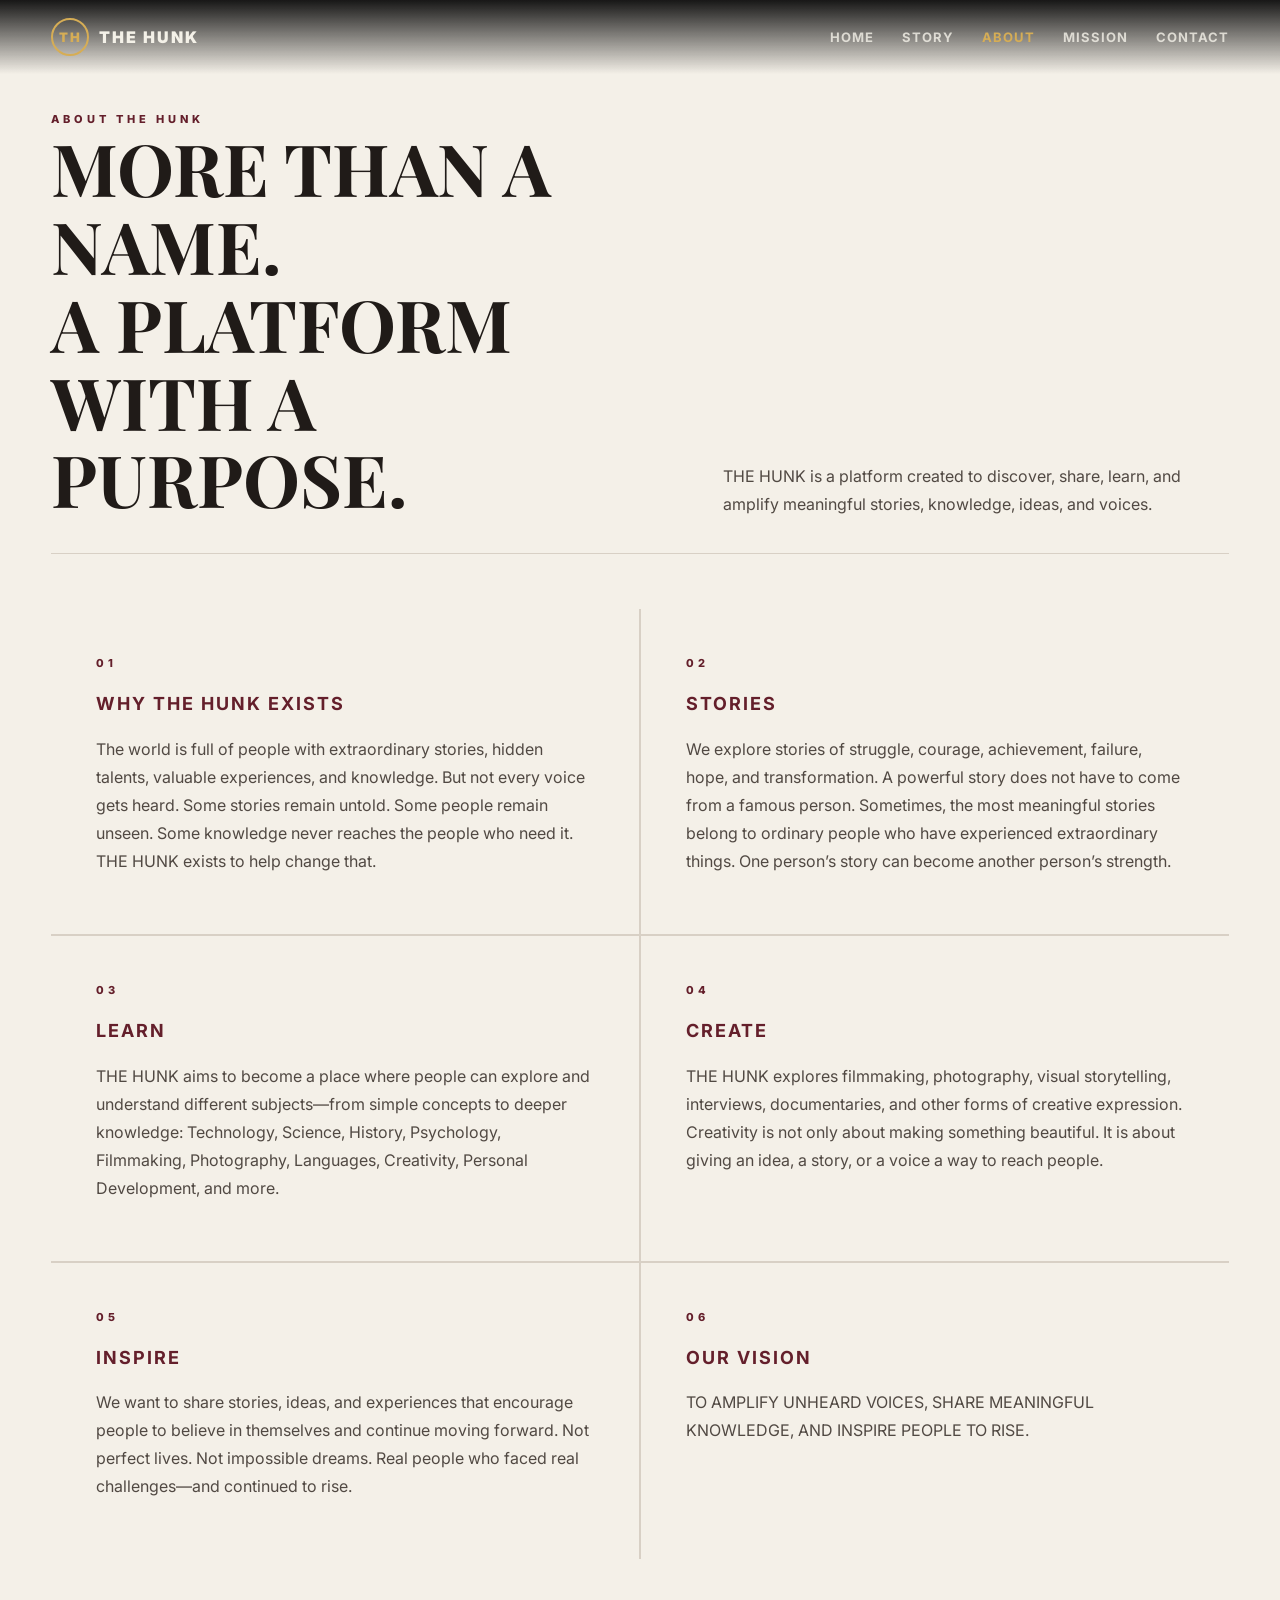
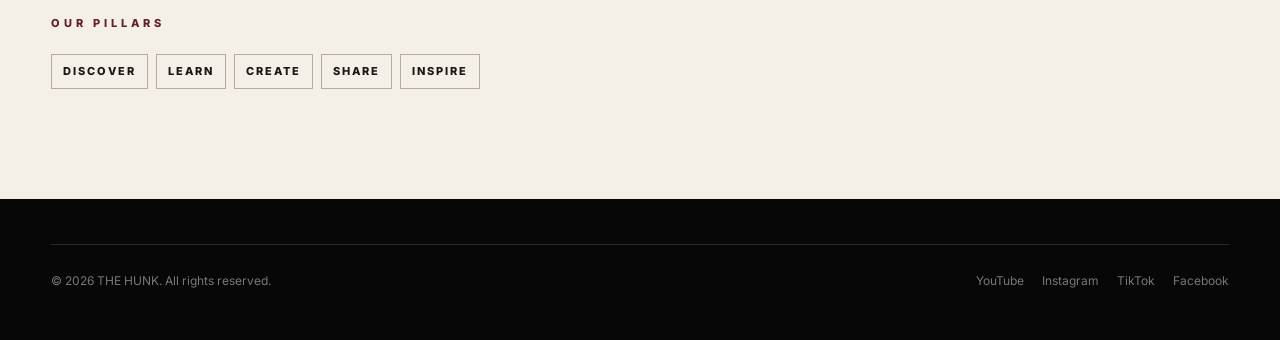
<file: about.html>
<!DOCTYPE html><html lang="en"><head><meta charset="UTF-8"><meta name="viewport" content="width=device-width, initial-scale=1.0"><title>About — THE HUNK</title><link rel="stylesheet" href="style.css"></head><body><nav id="nav"><div class="container nav-inner"><a class="brand" href="index.html"><span class="brand-mark">TH</span><span>THE HUNK</span></a><div class="links" id="links"><a class="" href="index.html">Home</a><a class="" href="story.html">Story</a><a class="active" href="about.html">About</a><a class="" href="mission.html">Mission</a><a class="" href="contact.html">Contact</a></div><button class="menu" id="menu">☰</button></div></nav><main class="about-page"><section class="page"><div class="container"><div class="section-head"><div><div class="eyebrow">About THE HUNK</div><h2>MORE THAN A NAME.<br>A PLATFORM WITH A PURPOSE.</h2></div><p class="lead">THE HUNK is a platform created to discover, share, learn, and amplify meaningful stories, knowledge, ideas, and voices.</p></div><div class="about-grid"><article class="about-section"><div class="eyebrow">01</div><h3>WHY THE HUNK EXISTS</h3><p>The world is full of people with extraordinary stories, hidden talents, valuable experiences, and knowledge. But not every voice gets heard. Some stories remain untold. Some people remain unseen. Some knowledge never reaches the people who need it. THE HUNK exists to help change that.</p></article><article class="about-section"><div class="eyebrow">02</div><h3>STORIES</h3><p>We explore stories of struggle, courage, achievement, failure, hope, and transformation. A powerful story does not have to come from a famous person. Sometimes, the most meaningful stories belong to ordinary people who have experienced extraordinary things. One person’s story can become another person’s strength.</p></article><article class="about-section"><div class="eyebrow">03</div><h3>LEARN</h3><p>THE HUNK aims to become a place where people can explore and understand different subjects—from simple concepts to deeper knowledge: Technology, Science, History, Psychology, Filmmaking, Photography, Languages, Creativity, Personal Development, and more.</p></article><article class="about-section"><div class="eyebrow">04</div><h3>CREATE</h3><p>THE HUNK explores filmmaking, photography, visual storytelling, interviews, documentaries, and other forms of creative expression. Creativity is not only about making something beautiful. It is about giving an idea, a story, or a voice a way to reach people.</p></article><article class="about-section"><div class="eyebrow">05</div><h3>INSPIRE</h3><p>We want to share stories, ideas, and experiences that encourage people to believe in themselves and continue moving forward. Not perfect lives. Not impossible dreams. Real people who faced real challenges—and continued to rise.</p></article><article class="about-section"><div class="eyebrow">06</div><h3>OUR VISION</h3><p>TO AMPLIFY UNHEARD VOICES, SHARE MEANINGFUL KNOWLEDGE, AND INSPIRE PEOPLE TO RISE.</p></article></div><div style="padding-top:55px"><div class="eyebrow">OUR PILLARS</div><div class="pillars"><span>DISCOVER</span><span>LEARN</span><span>CREATE</span><span>SHARE</span><span>INSPIRE</span></div></div></div></section></main><footer><div class="container footer-inner"><div>© 2026 THE HUNK. All rights reserved.</div><div class="socials"><a href="https://www.youtube.com/@TheHunkOfficial" target="_blank" rel="noopener noreferrer">YouTube</a><a href="https://www.instagram.com/thehunkofficialmedia" target="_blank" rel="noopener noreferrer">Instagram</a><a href="https://www.tiktok.com/@thehunkofficial" target="_blank" rel="noopener noreferrer">TikTok</a><a href="https://www.facebook.com/share/1EN5fAmtQ9/" target="_blank" rel="noopener noreferrer">Facebook</a></div></div></footer><script>const nav=document.getElementById('nav'),menu=document.getElementById('menu'),links=document.getElementById('links');window.addEventListener('scroll',()=>nav.classList.toggle('scrolled',scrollY>30));menu.addEventListener('click',()=>links.classList.toggle('open'));links.querySelectorAll('a').forEach(a=>a.addEventListener('click',()=>links.classList.remove('open')));</script></body></html>
</file>
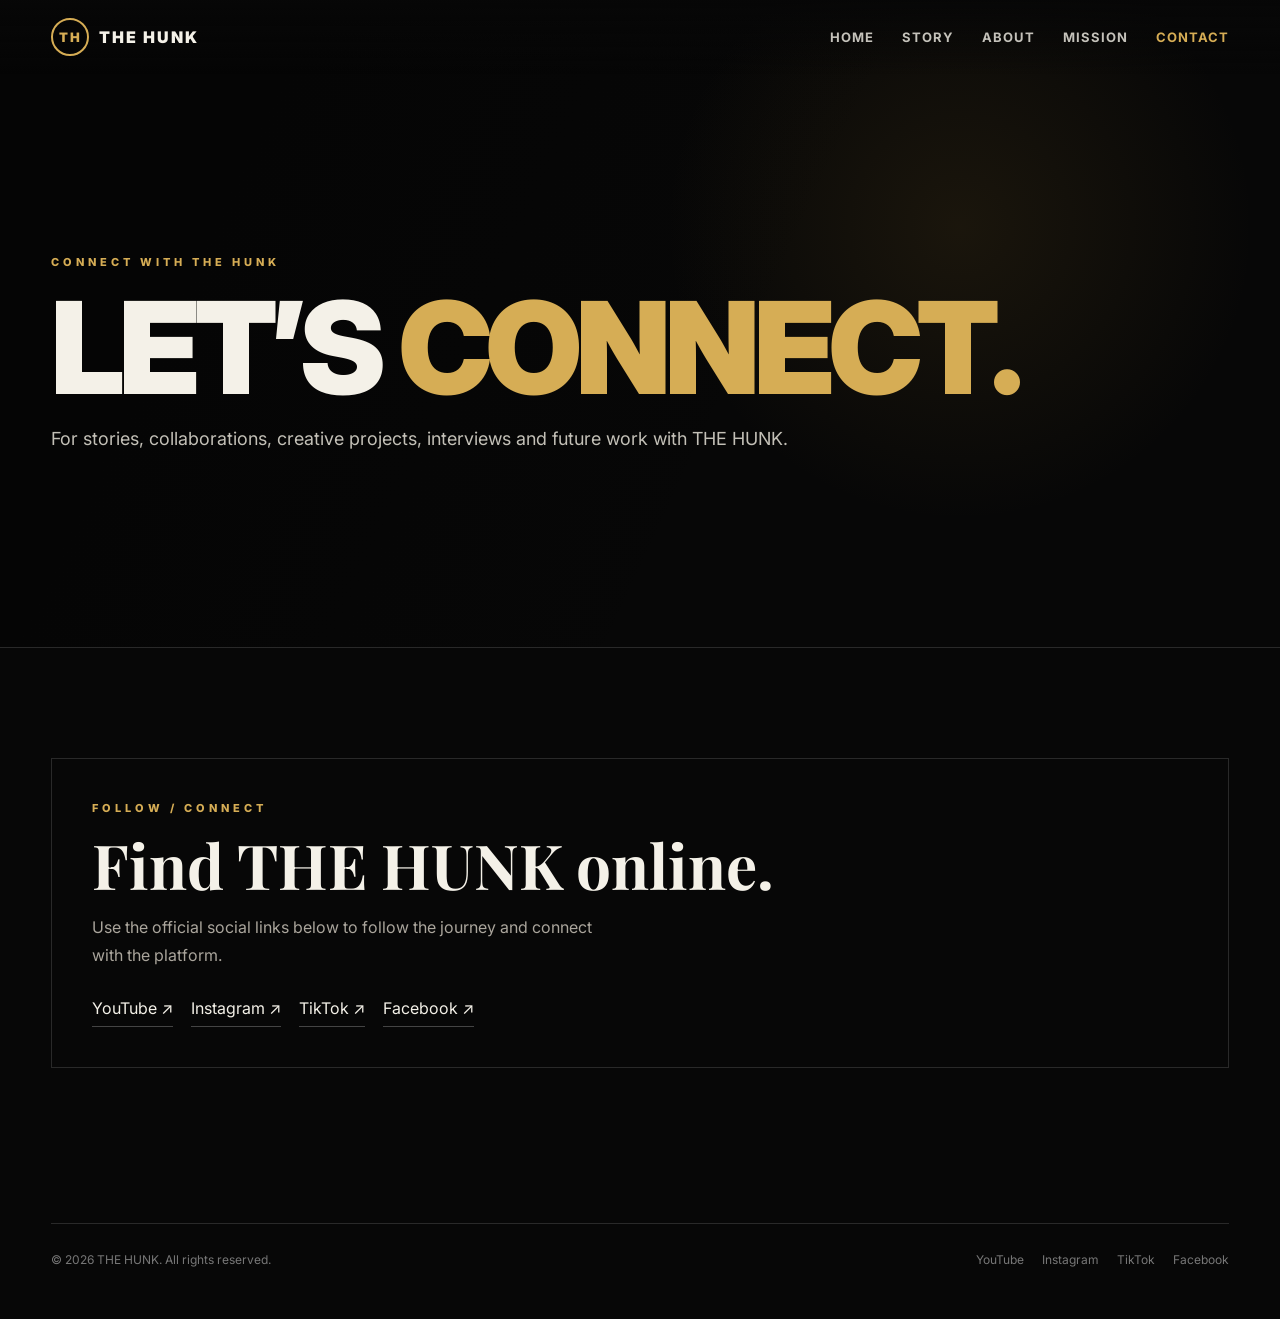
<file: contact.html>
<!DOCTYPE html><html lang="en"><head><meta charset="UTF-8"><meta name="viewport" content="width=device-width, initial-scale=1.0"><title>Contact — THE HUNK</title><link rel="stylesheet" href="style.css"></head><body><nav id="nav"><div class="container nav-inner"><a class="brand" href="index.html"><span class="brand-mark">TH</span><span>THE HUNK</span></a><div class="links" id="links"><a class="" href="index.html">Home</a><a class="" href="story.html">Story</a><a class="" href="about.html">About</a><a class="" href="mission.html">Mission</a><a class="active" href="contact.html">Contact</a></div><button class="menu" id="menu">☰</button></div></nav><main><section class="hero"><div class="container hero-content"><div class="kicker">Connect With THE HUNK</div><h1>LET’S <span>CONNECT.</span></h1><p class="hero-copy">For stories, collaborations, creative projects, interviews and future work with THE HUNK.</p></div></section><section class="page"><div class="container"><div class="contact-box"><div><div class="eyebrow">FOLLOW / CONNECT</div><h2 style="font-family:'Playfair Display',serif;font-size:clamp(36px,5vw,62px);margin:14px 0">Find THE HUNK online.</h2><p class="lead">Use the official social links below to follow the journey and connect with the platform.</p><div class="socials"><a href="https://www.youtube.com/@TheHunkOfficial" target="_blank" rel="noopener noreferrer">YouTube ↗</a><a href="https://www.instagram.com/thehunkofficialmedia" target="_blank" rel="noopener noreferrer">Instagram ↗</a><a href="https://www.tiktok.com/@thehunkofficial" target="_blank" rel="noopener noreferrer">TikTok ↗</a><a href="https://www.facebook.com/share/1EN5fAmtQ9/" target="_blank" rel="noopener noreferrer">Facebook ↗</a></div></div></div></div></section></main><footer><div class="container footer-inner"><div>© 2026 THE HUNK. All rights reserved.</div><div class="socials"><a href="https://www.youtube.com/@TheHunkOfficial" target="_blank" rel="noopener noreferrer">YouTube</a><a href="https://www.instagram.com/thehunkofficialmedia" target="_blank" rel="noopener noreferrer">Instagram</a><a href="https://www.tiktok.com/@thehunkofficial" target="_blank" rel="noopener noreferrer">TikTok</a><a href="https://www.facebook.com/share/1EN5fAmtQ9/" target="_blank" rel="noopener noreferrer">Facebook</a></div></div></footer><script>const nav=document.getElementById('nav'),menu=document.getElementById('menu'),links=document.getElementById('links');window.addEventListener('scroll',()=>nav.classList.toggle('scrolled',scrollY>30));menu.addEventListener('click',()=>links.classList.toggle('open'));links.querySelectorAll('a').forEach(a=>a.addEventListener('click',()=>links.classList.remove('open')));</script></body></html>
</file>
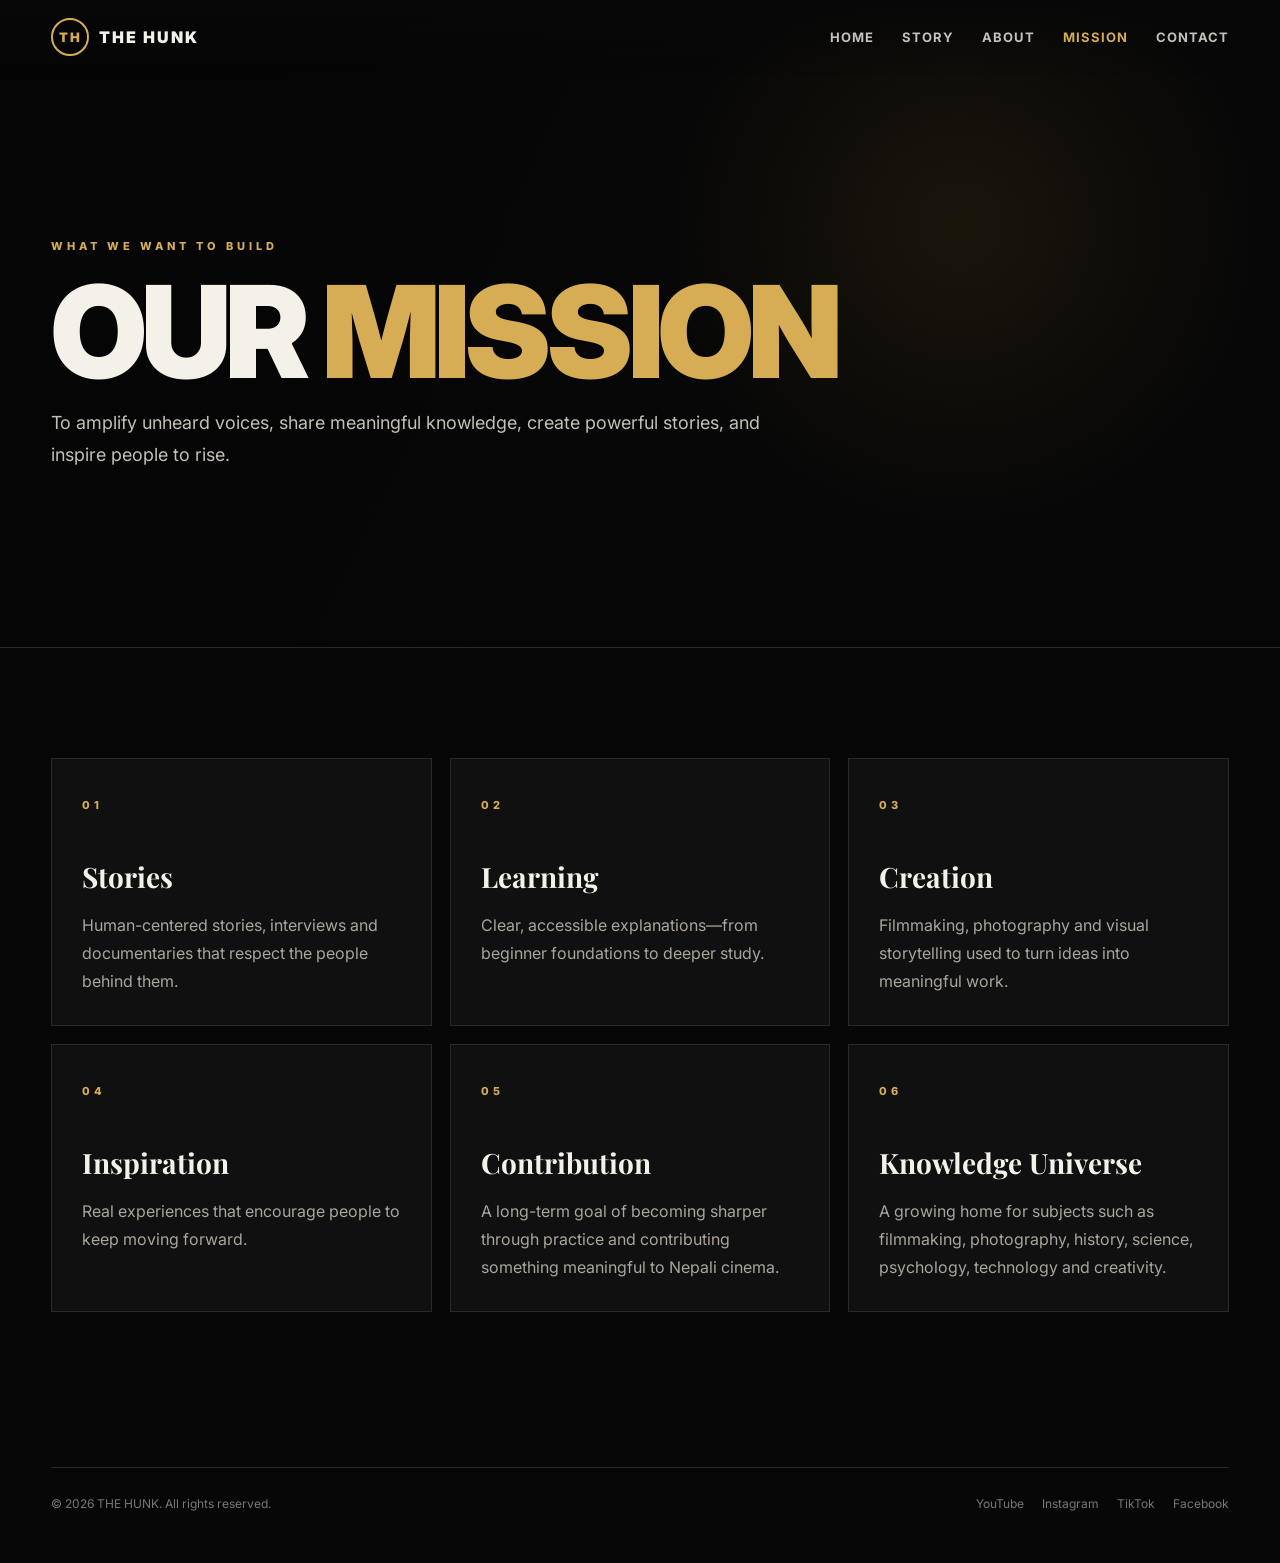
<file: mission.html>
<!DOCTYPE html><html lang="en"><head><meta charset="UTF-8"><meta name="viewport" content="width=device-width, initial-scale=1.0"><title>Mission — THE HUNK</title><link rel="stylesheet" href="style.css"></head><body><nav id="nav"><div class="container nav-inner"><a class="brand" href="index.html"><span class="brand-mark">TH</span><span>THE HUNK</span></a><div class="links" id="links"><a class="" href="index.html">Home</a><a class="" href="story.html">Story</a><a class="" href="about.html">About</a><a class="active" href="mission.html">Mission</a><a class="" href="contact.html">Contact</a></div><button class="menu" id="menu">☰</button></div></nav><main><section class="hero"><div class="container hero-content"><div class="kicker">What We Want To Build</div><h1>OUR <span>MISSION</span></h1><p class="hero-copy">To amplify unheard voices, share meaningful knowledge, create powerful stories, and inspire people to rise.</p></div></section><section class="page"><div class="container"><div class="grid"><article class="card"><span class="eyebrow">01</span><h3>Stories</h3><p>Human-centered stories, interviews and documentaries that respect the people behind them.</p></article><article class="card"><span class="eyebrow">02</span><h3>Learning</h3><p>Clear, accessible explanations—from beginner foundations to deeper study.</p></article><article class="card"><span class="eyebrow">03</span><h3>Creation</h3><p>Filmmaking, photography and visual storytelling used to turn ideas into meaningful work.</p></article><article class="card"><span class="eyebrow">04</span><h3>Inspiration</h3><p>Real experiences that encourage people to keep moving forward.</p></article><article class="card"><span class="eyebrow">05</span><h3>Contribution</h3><p>A long-term goal of becoming sharper through practice and contributing something meaningful to Nepali cinema.</p></article><article class="card"><span class="eyebrow">06</span><h3>Knowledge Universe</h3><p>A growing home for subjects such as filmmaking, photography, history, science, psychology, technology and creativity.</p></article></div></div></section></main><footer><div class="container footer-inner"><div>© 2026 THE HUNK. All rights reserved.</div><div class="socials"><a href="https://www.youtube.com/@TheHunkOfficial" target="_blank" rel="noopener noreferrer">YouTube</a><a href="https://www.instagram.com/thehunkofficialmedia" target="_blank" rel="noopener noreferrer">Instagram</a><a href="https://www.tiktok.com/@thehunkofficial" target="_blank" rel="noopener noreferrer">TikTok</a><a href="https://www.facebook.com/share/1EN5fAmtQ9/" target="_blank" rel="noopener noreferrer">Facebook</a></div></div></footer><script>const nav=document.getElementById('nav'),menu=document.getElementById('menu'),links=document.getElementById('links');window.addEventListener('scroll',()=>nav.classList.toggle('scrolled',scrollY>30));menu.addEventListener('click',()=>links.classList.toggle('open'));links.querySelectorAll('a').forEach(a=>a.addEventListener('click',()=>links.classList.remove('open')));</script></body></html>
</file>
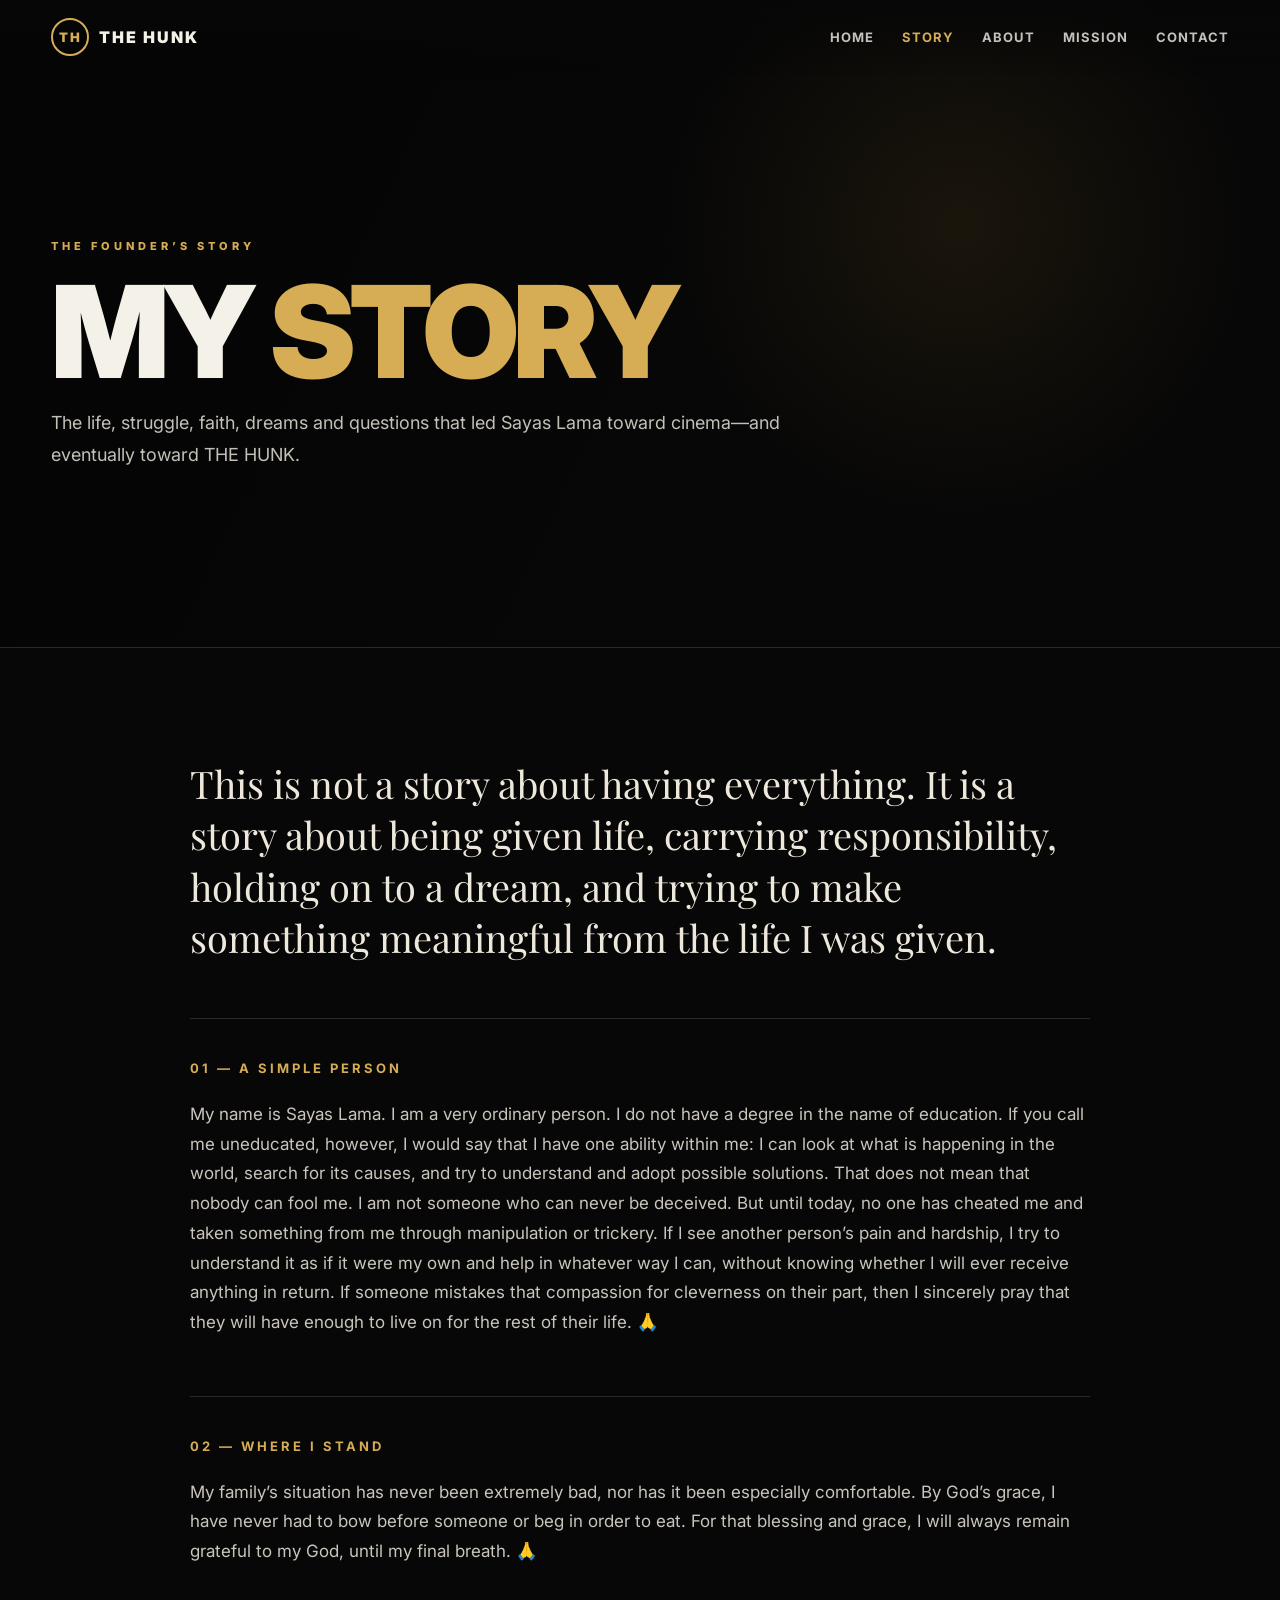
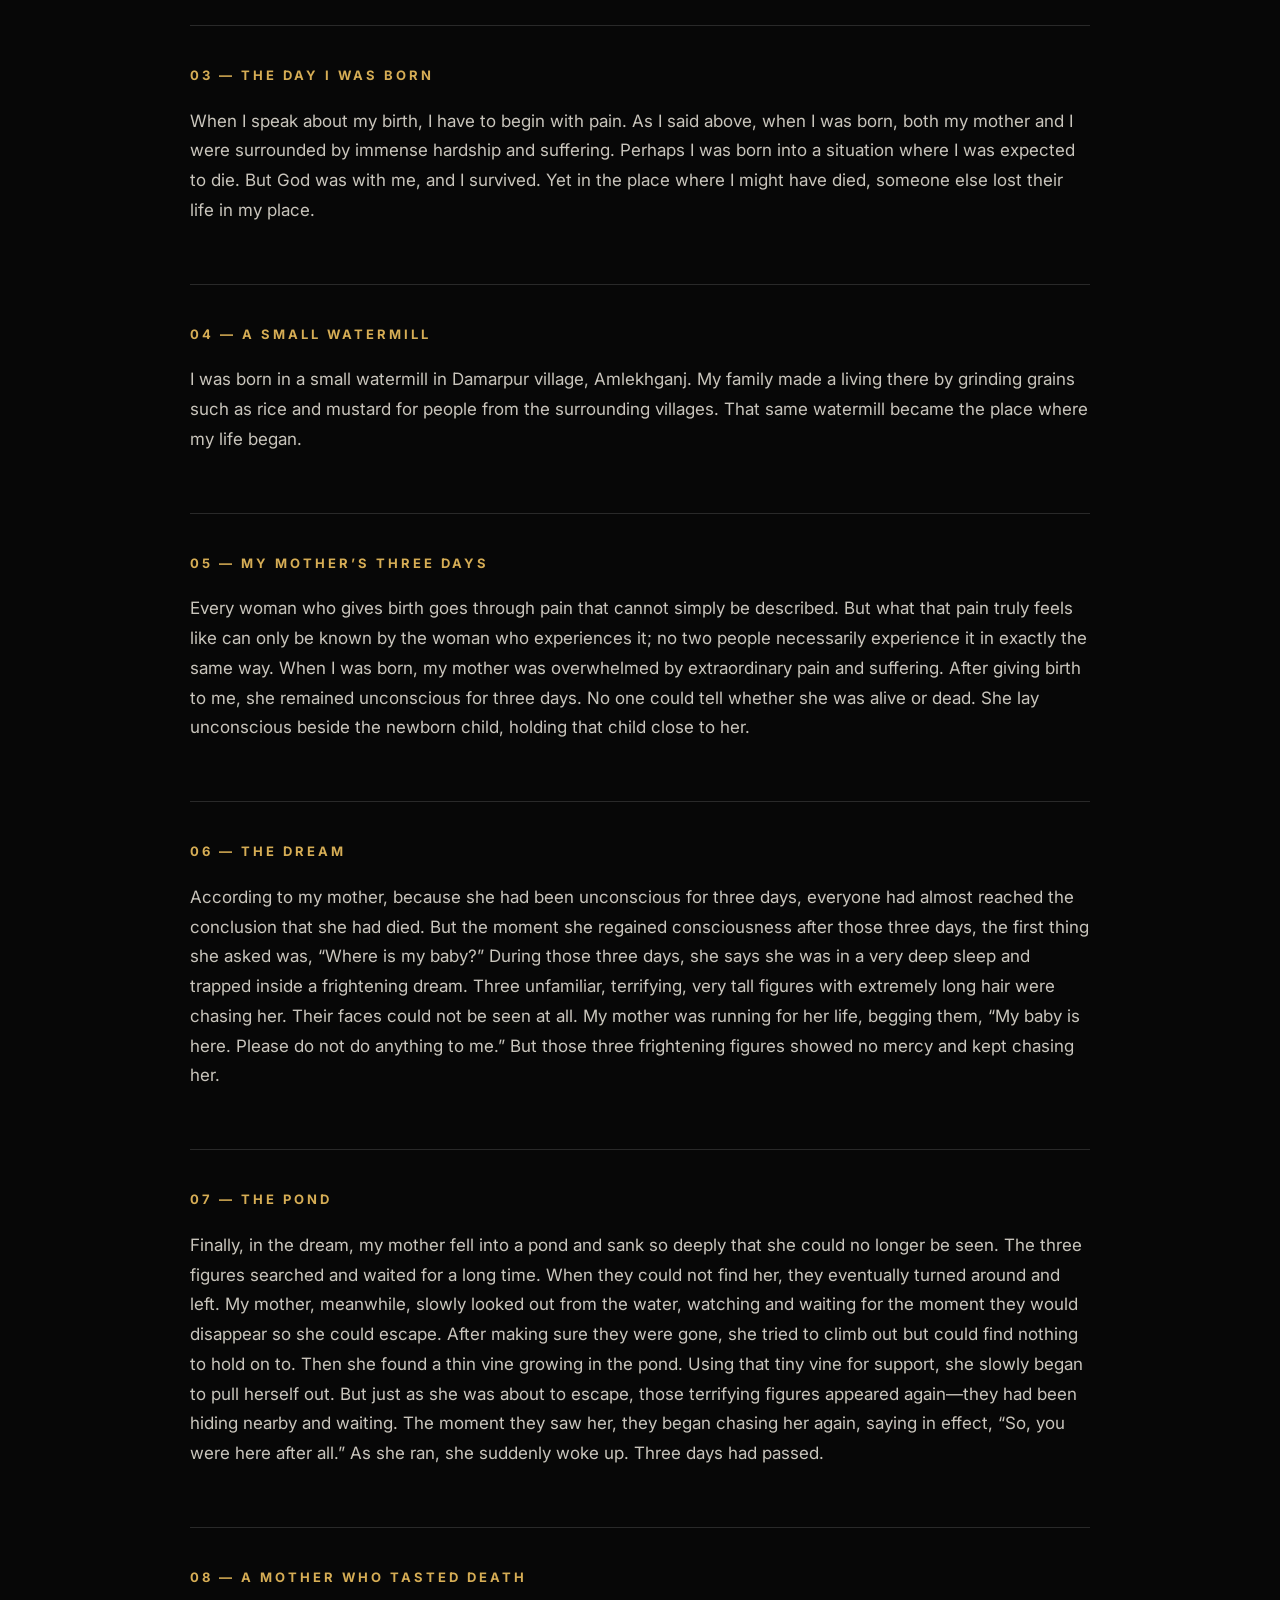
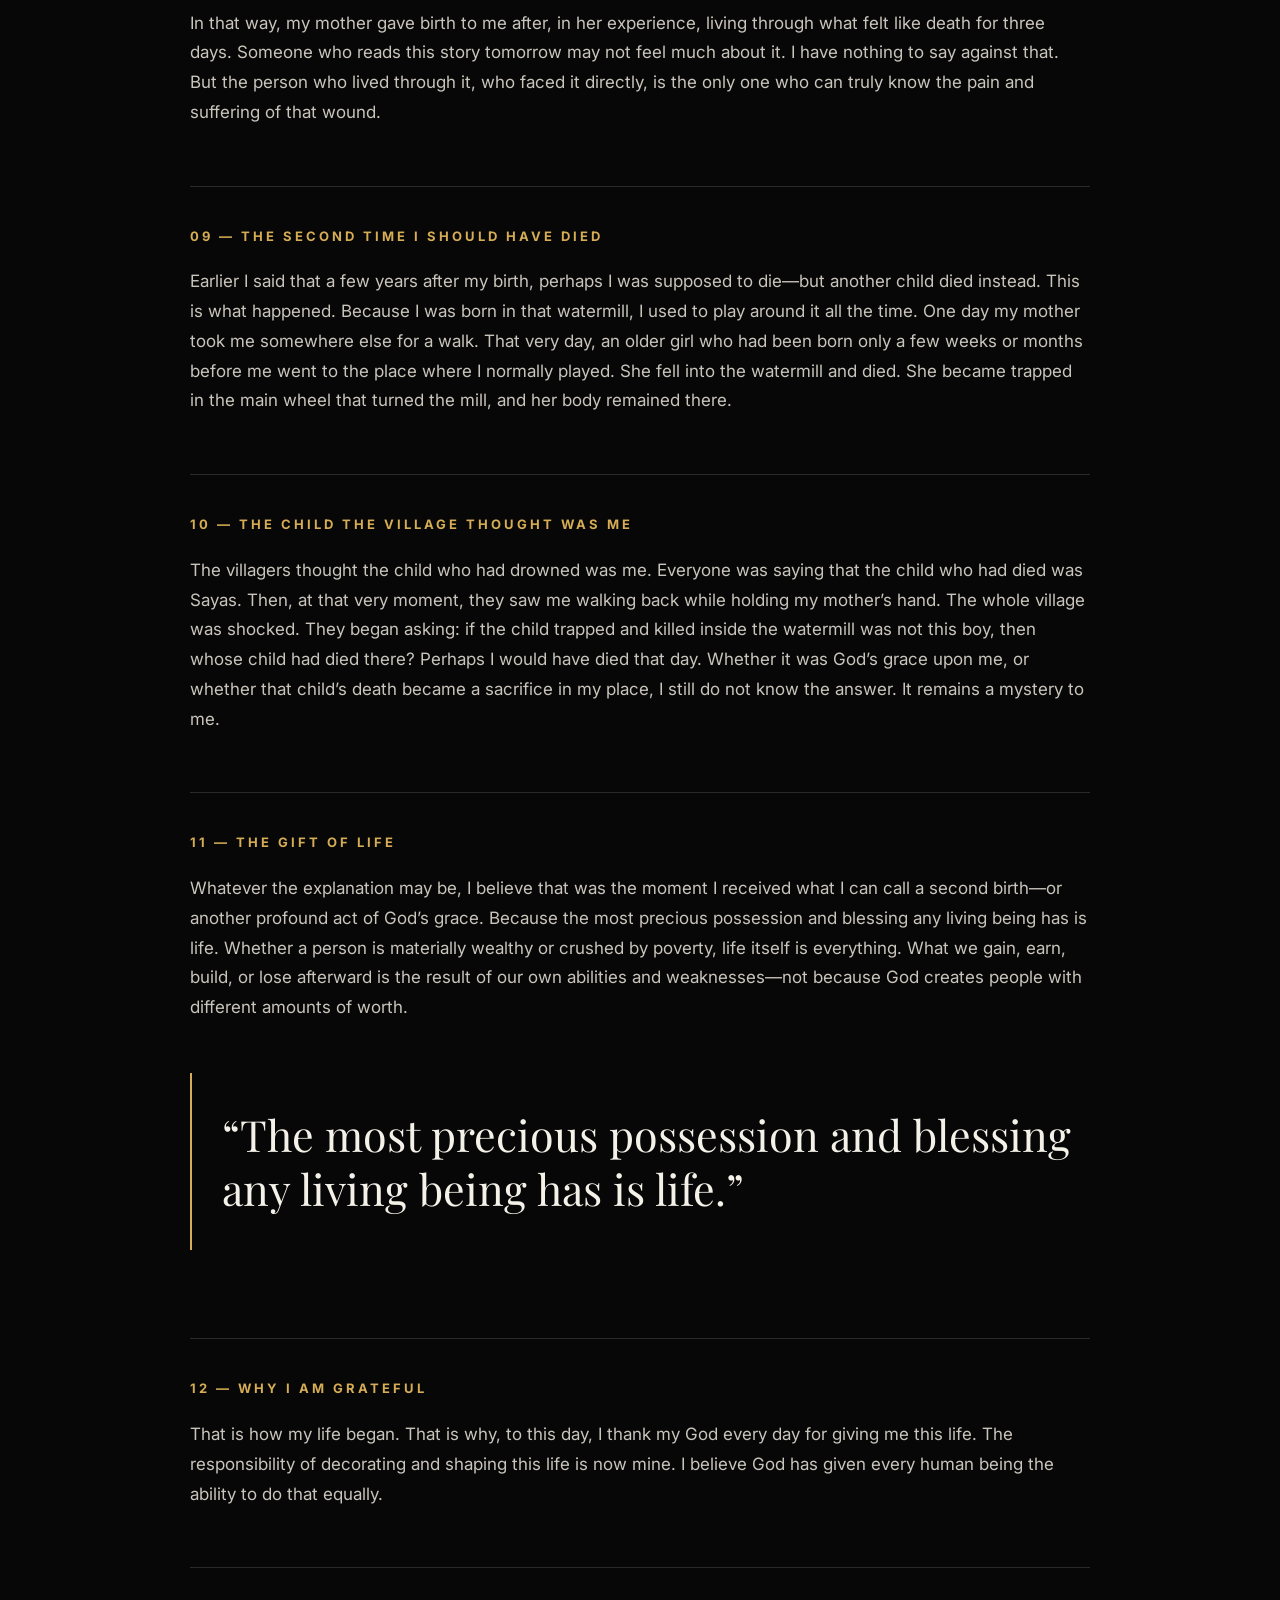
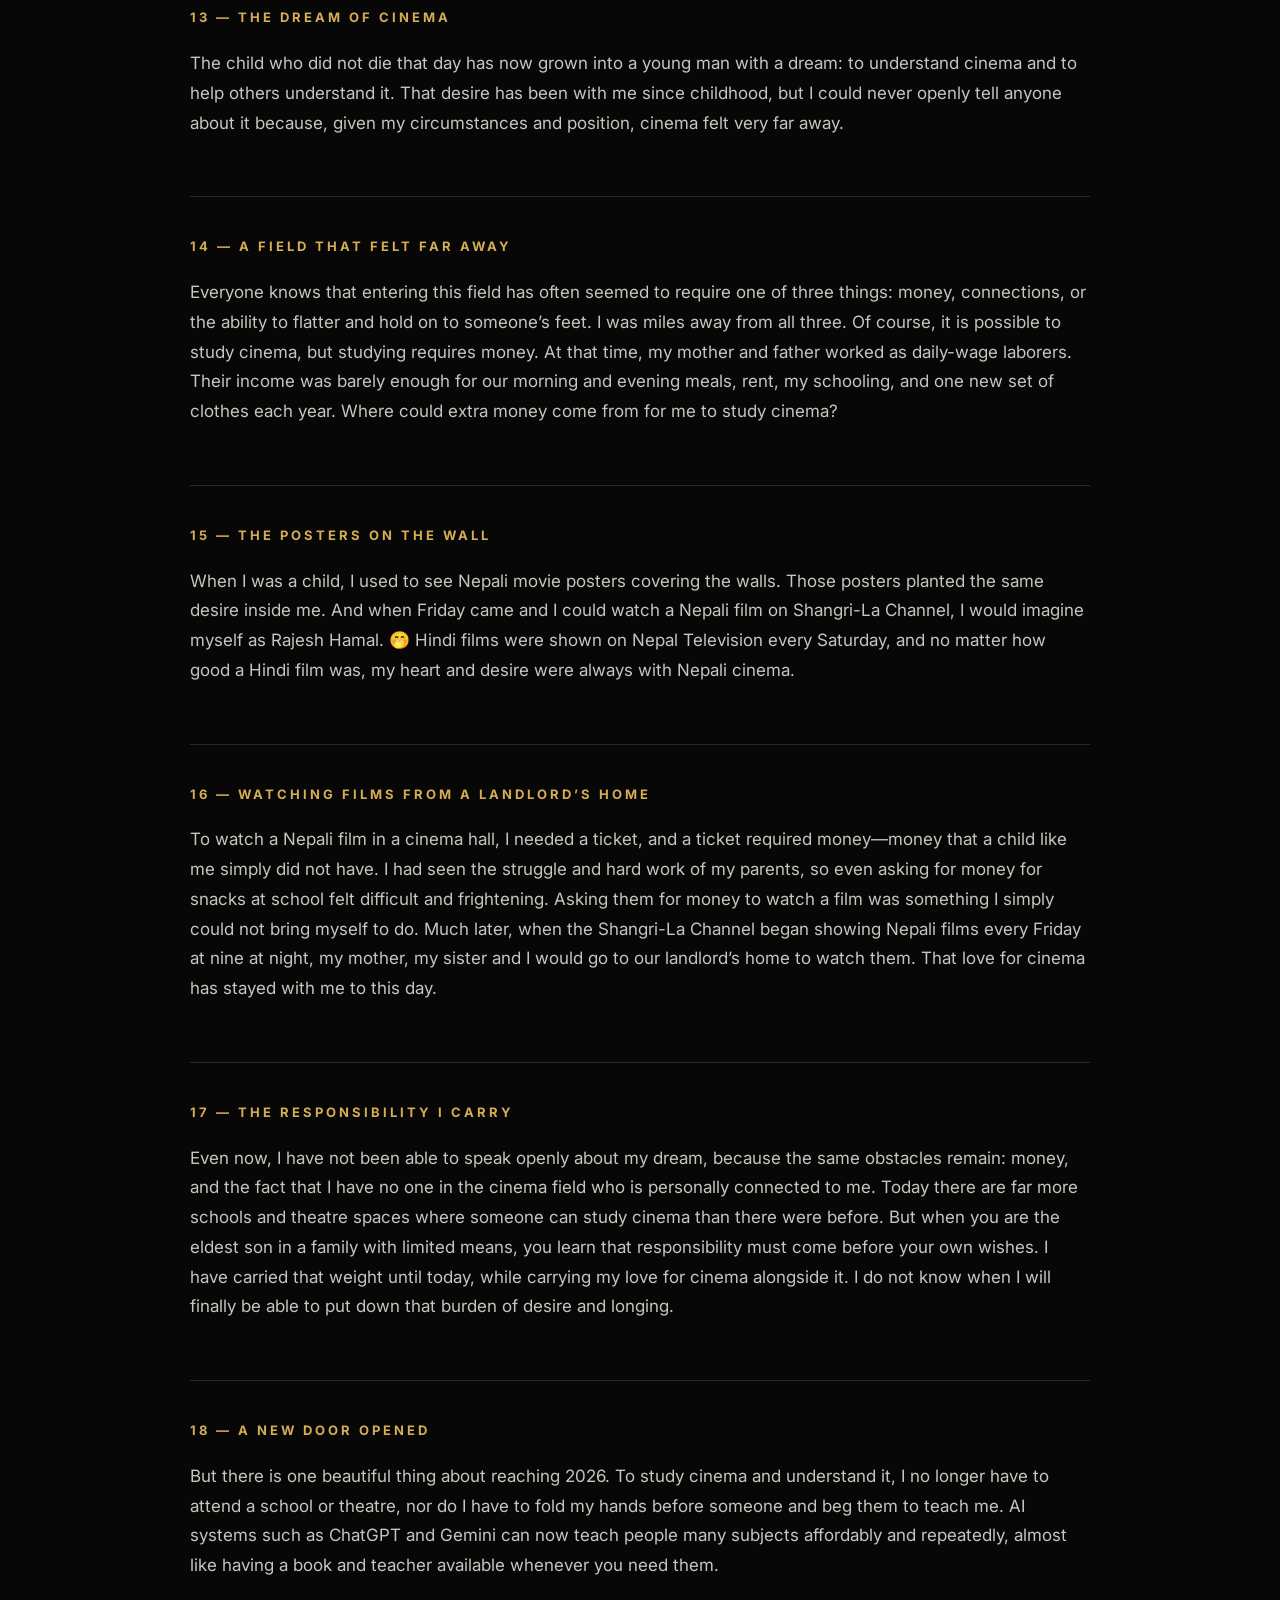
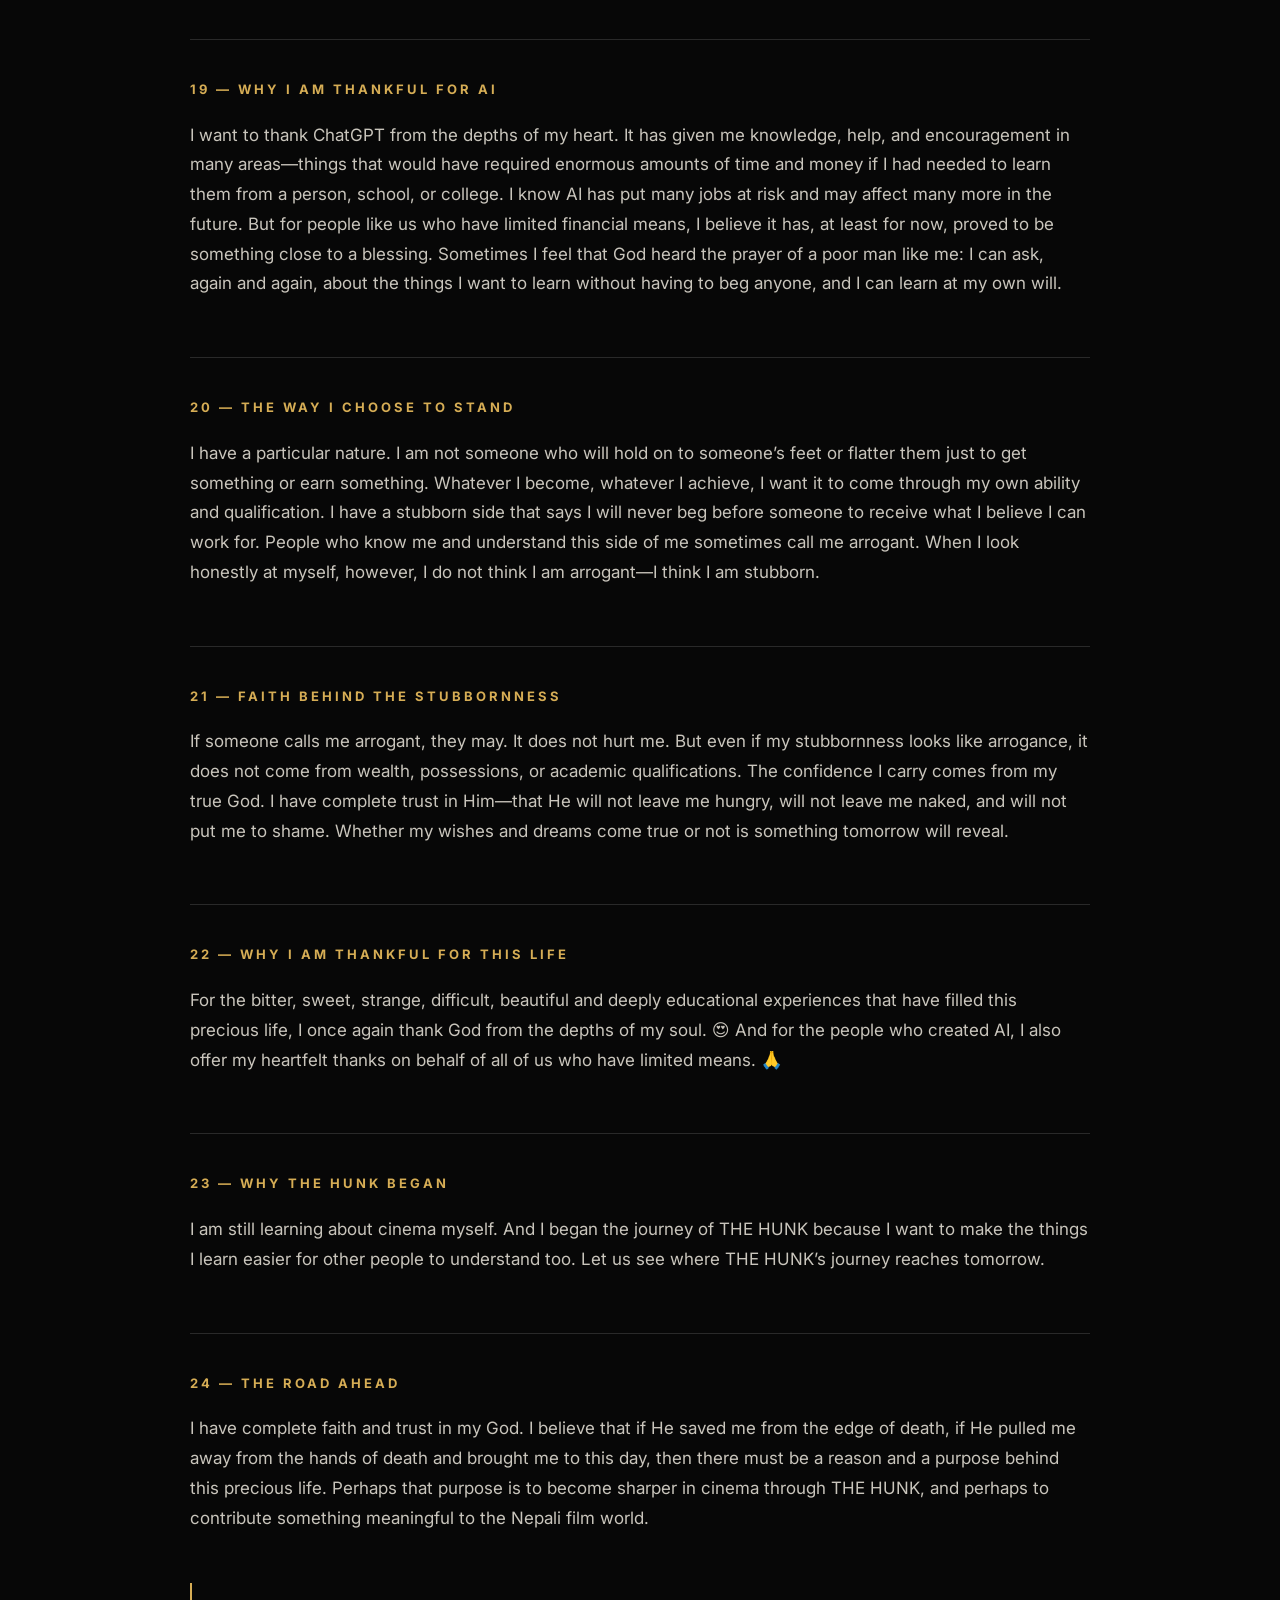
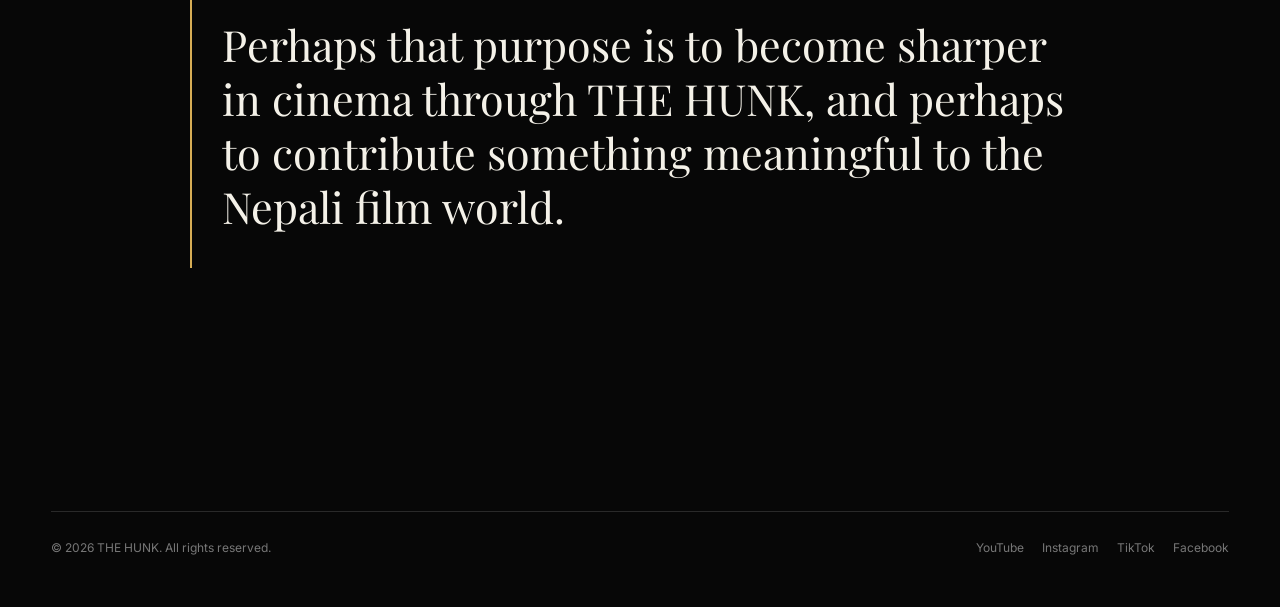
<file: story.html>
<!DOCTYPE html><html lang="en"><head><meta charset="UTF-8"><meta name="viewport" content="width=device-width, initial-scale=1.0"><title>My Story — THE HUNK</title><link rel="stylesheet" href="style.css"></head><body><nav id="nav"><div class="container nav-inner"><a class="brand" href="index.html"><span class="brand-mark">TH</span><span>THE HUNK</span></a><div class="links" id="links"><a class="" href="index.html">Home</a><a class="active" href="story.html">Story</a><a class="" href="about.html">About</a><a class="" href="mission.html">Mission</a><a class="" href="contact.html">Contact</a></div><button class="menu" id="menu">☰</button></div></nav><main><section class="hero"><div class="container hero-content"><div class="kicker">The Founder’s Story</div><h1>MY <span>STORY</span></h1><p class="hero-copy">The life, struggle, faith, dreams and questions that led Sayas Lama toward cinema—and eventually toward THE HUNK.</p></div></section><section class="page"><div class="container story-wrap"><p class="story-intro">This is not a story about having everything. It is a story about being given life, carrying responsibility, holding on to a dream, and trying to make something meaningful from the life I was given.</p><article class="story-section"><h3>01 — A SIMPLE PERSON</h3><p>My name is Sayas Lama. I am a very ordinary person. I do not have a degree in the name of education. If you call me uneducated, however, I would say that I have one ability within me: I can look at what is happening in the world, search for its causes, and try to understand and adopt possible solutions. That does not mean that nobody can fool me. I am not someone who can never be deceived. But until today, no one has cheated me and taken something from me through manipulation or trickery. If I see another person’s pain and hardship, I try to understand it as if it were my own and help in whatever way I can, without knowing whether I will ever receive anything in return. If someone mistakes that compassion for cleverness on their part, then I sincerely pray that they will have enough to live on for the rest of their life. 🙏</p></article><article class="story-section"><h3>02 — WHERE I STAND</h3><p>My family’s situation has never been extremely bad, nor has it been especially comfortable. By God’s grace, I have never had to bow before someone or beg in order to eat. For that blessing and grace, I will always remain grateful to my God, until my final breath. 🙏</p></article><article class="story-section"><h3>03 — THE DAY I WAS BORN</h3><p>When I speak about my birth, I have to begin with pain. As I said above, when I was born, both my mother and I were surrounded by immense hardship and suffering. Perhaps I was born into a situation where I was expected to die. But God was with me, and I survived. Yet in the place where I might have died, someone else lost their life in my place.</p></article><article class="story-section"><h3>04 — A SMALL WATERMILL</h3><p>I was born in a small watermill in Damarpur village, Amlekhganj. My family made a living there by grinding grains such as rice and mustard for people from the surrounding villages. That same watermill became the place where my life began.</p></article><article class="story-section"><h3>05 — MY MOTHER’S THREE DAYS</h3><p>Every woman who gives birth goes through pain that cannot simply be described. But what that pain truly feels like can only be known by the woman who experiences it; no two people necessarily experience it in exactly the same way. When I was born, my mother was overwhelmed by extraordinary pain and suffering. After giving birth to me, she remained unconscious for three days. No one could tell whether she was alive or dead. She lay unconscious beside the newborn child, holding that child close to her.</p></article><article class="story-section"><h3>06 — THE DREAM</h3><p>According to my mother, because she had been unconscious for three days, everyone had almost reached the conclusion that she had died. But the moment she regained consciousness after those three days, the first thing she asked was, “Where is my baby?” During those three days, she says she was in a very deep sleep and trapped inside a frightening dream. Three unfamiliar, terrifying, very tall figures with extremely long hair were chasing her. Their faces could not be seen at all. My mother was running for her life, begging them, “My baby is here. Please do not do anything to me.” But those three frightening figures showed no mercy and kept chasing her.</p></article><article class="story-section"><h3>07 — THE POND</h3><p>Finally, in the dream, my mother fell into a pond and sank so deeply that she could no longer be seen. The three figures searched and waited for a long time. When they could not find her, they eventually turned around and left. My mother, meanwhile, slowly looked out from the water, watching and waiting for the moment they would disappear so she could escape. After making sure they were gone, she tried to climb out but could find nothing to hold on to. Then she found a thin vine growing in the pond. Using that tiny vine for support, she slowly began to pull herself out. But just as she was about to escape, those terrifying figures appeared again—they had been hiding nearby and waiting. The moment they saw her, they began chasing her again, saying in effect, “So, you were here after all.” As she ran, she suddenly woke up. Three days had passed.</p></article><article class="story-section"><h3>08 — A MOTHER WHO TASTED DEATH</h3><p>In that way, my mother gave birth to me after, in her experience, living through what felt like death for three days. Someone who reads this story tomorrow may not feel much about it. I have nothing to say against that. But the person who lived through it, who faced it directly, is the only one who can truly know the pain and suffering of that wound.</p></article><article class="story-section"><h3>09 — THE SECOND TIME I SHOULD HAVE DIED</h3><p>Earlier I said that a few years after my birth, perhaps I was supposed to die—but another child died instead. This is what happened. Because I was born in that watermill, I used to play around it all the time. One day my mother took me somewhere else for a walk. That very day, an older girl who had been born only a few weeks or months before me went to the place where I normally played. She fell into the watermill and died. She became trapped in the main wheel that turned the mill, and her body remained there.</p></article><article class="story-section"><h3>10 — THE CHILD THE VILLAGE THOUGHT WAS ME</h3><p>The villagers thought the child who had drowned was me. Everyone was saying that the child who had died was Sayas. Then, at that very moment, they saw me walking back while holding my mother’s hand. The whole village was shocked. They began asking: if the child trapped and killed inside the watermill was not this boy, then whose child had died there? Perhaps I would have died that day. Whether it was God’s grace upon me, or whether that child’s death became a sacrifice in my place, I still do not know the answer. It remains a mystery to me.</p></article><article class="story-section"><h3>11 — THE GIFT OF LIFE</h3><p>Whatever the explanation may be, I believe that was the moment I received what I can call a second birth—or another profound act of God’s grace. Because the most precious possession and blessing any living being has is life. Whether a person is materially wealthy or crushed by poverty, life itself is everything. What we gain, earn, build, or lose afterward is the result of our own abilities and weaknesses—not because God creates people with different amounts of worth.</p><div class="pullquote">“The most precious possession and blessing any living being has is life.”</div></article><article class="story-section"><h3>12 — WHY I AM GRATEFUL</h3><p>That is how my life began. That is why, to this day, I thank my God every day for giving me this life. The responsibility of decorating and shaping this life is now mine. I believe God has given every human being the ability to do that equally.</p></article><article class="story-section"><h3>13 — THE DREAM OF CINEMA</h3><p>The child who did not die that day has now grown into a young man with a dream: to understand cinema and to help others understand it. That desire has been with me since childhood, but I could never openly tell anyone about it because, given my circumstances and position, cinema felt very far away.</p></article><article class="story-section"><h3>14 — A FIELD THAT FELT FAR AWAY</h3><p>Everyone knows that entering this field has often seemed to require one of three things: money, connections, or the ability to flatter and hold on to someone’s feet. I was miles away from all three. Of course, it is possible to study cinema, but studying requires money. At that time, my mother and father worked as daily-wage laborers. Their income was barely enough for our morning and evening meals, rent, my schooling, and one new set of clothes each year. Where could extra money come from for me to study cinema?</p></article><article class="story-section"><h3>15 — THE POSTERS ON THE WALL</h3><p>When I was a child, I used to see Nepali movie posters covering the walls. Those posters planted the same desire inside me. And when Friday came and I could watch a Nepali film on Shangri-La Channel, I would imagine myself as Rajesh Hamal. 🤭 Hindi films were shown on Nepal Television every Saturday, and no matter how good a Hindi film was, my heart and desire were always with Nepali cinema.</p></article><article class="story-section"><h3>16 — WATCHING FILMS FROM A LANDLORD’S HOME</h3><p>To watch a Nepali film in a cinema hall, I needed a ticket, and a ticket required money—money that a child like me simply did not have. I had seen the struggle and hard work of my parents, so even asking for money for snacks at school felt difficult and frightening. Asking them for money to watch a film was something I simply could not bring myself to do. Much later, when the Shangri-La Channel began showing Nepali films every Friday at nine at night, my mother, my sister and I would go to our landlord’s home to watch them. That love for cinema has stayed with me to this day.</p></article><article class="story-section"><h3>17 — THE RESPONSIBILITY I CARRY</h3><p>Even now, I have not been able to speak openly about my dream, because the same obstacles remain: money, and the fact that I have no one in the cinema field who is personally connected to me. Today there are far more schools and theatre spaces where someone can study cinema than there were before. But when you are the eldest son in a family with limited means, you learn that responsibility must come before your own wishes. I have carried that weight until today, while carrying my love for cinema alongside it. I do not know when I will finally be able to put down that burden of desire and longing.</p></article><article class="story-section"><h3>18 — A NEW DOOR OPENED</h3><p>But there is one beautiful thing about reaching 2026. To study cinema and understand it, I no longer have to attend a school or theatre, nor do I have to fold my hands before someone and beg them to teach me. AI systems such as ChatGPT and Gemini can now teach people many subjects affordably and repeatedly, almost like having a book and teacher available whenever you need them.</p></article><article class="story-section"><h3>19 — WHY I AM THANKFUL FOR AI</h3><p>I want to thank ChatGPT from the depths of my heart. It has given me knowledge, help, and encouragement in many areas—things that would have required enormous amounts of time and money if I had needed to learn them from a person, school, or college. I know AI has put many jobs at risk and may affect many more in the future. But for people like us who have limited financial means, I believe it has, at least for now, proved to be something close to a blessing. Sometimes I feel that God heard the prayer of a poor man like me: I can ask, again and again, about the things I want to learn without having to beg anyone, and I can learn at my own will.</p></article><article class="story-section"><h3>20 — THE WAY I CHOOSE TO STAND</h3><p>I have a particular nature. I am not someone who will hold on to someone’s feet or flatter them just to get something or earn something. Whatever I become, whatever I achieve, I want it to come through my own ability and qualification. I have a stubborn side that says I will never beg before someone to receive what I believe I can work for. People who know me and understand this side of me sometimes call me arrogant. When I look honestly at myself, however, I do not think I am arrogant—I think I am stubborn.</p></article><article class="story-section"><h3>21 — FAITH BEHIND THE STUBBORNNESS</h3><p>If someone calls me arrogant, they may. It does not hurt me. But even if my stubbornness looks like arrogance, it does not come from wealth, possessions, or academic qualifications. The confidence I carry comes from my true God. I have complete trust in Him—that He will not leave me hungry, will not leave me naked, and will not put me to shame. Whether my wishes and dreams come true or not is something tomorrow will reveal.</p></article><article class="story-section"><h3>22 — WHY I AM THANKFUL FOR THIS LIFE</h3><p>For the bitter, sweet, strange, difficult, beautiful and deeply educational experiences that have filled this precious life, I once again thank God from the depths of my soul. 😍 And for the people who created AI, I also offer my heartfelt thanks on behalf of all of us who have limited means. 🙏</p></article><article class="story-section"><h3>23 — WHY THE HUNK BEGAN</h3><p>I am still learning about cinema myself. And I began the journey of THE HUNK because I want to make the things I learn easier for other people to understand too. Let us see where THE HUNK’s journey reaches tomorrow.</p></article><article class="story-section"><h3>24 — THE ROAD AHEAD</h3><p>I have complete faith and trust in my God. I believe that if He saved me from the edge of death, if He pulled me away from the hands of death and brought me to this day, then there must be a reason and a purpose behind this precious life. Perhaps that purpose is to become sharper in cinema through THE HUNK, and perhaps to contribute something meaningful to the Nepali film world.</p><div class="pullquote">Perhaps that purpose is to become sharper in cinema through THE HUNK, and perhaps to contribute something meaningful to the Nepali film world.</div></article></div></section></main><footer><div class="container footer-inner"><div>© 2026 THE HUNK. All rights reserved.</div><div class="socials"><a href="https://www.youtube.com/@TheHunkOfficial" target="_blank" rel="noopener noreferrer">YouTube</a><a href="https://www.instagram.com/thehunkofficialmedia" target="_blank" rel="noopener noreferrer">Instagram</a><a href="https://www.tiktok.com/@thehunkofficial" target="_blank" rel="noopener noreferrer">TikTok</a><a href="https://www.facebook.com/share/1EN5fAmtQ9/" target="_blank" rel="noopener noreferrer">Facebook</a></div></div></footer><script>const nav=document.getElementById('nav'),menu=document.getElementById('menu'),links=document.getElementById('links');window.addEventListener('scroll',()=>nav.classList.toggle('scrolled',scrollY>30));menu.addEventListener('click',()=>links.classList.toggle('open'));links.querySelectorAll('a').forEach(a=>a.addEventListener('click',()=>links.classList.remove('open')));</script></body></html>
</file>
<file: style.css>
@import url('https://fonts.googleapis.com/css2?family=Inter:wght@400;500;600;700;800;900&family=Playfair+Display:wght@600;700&display=swap');
:root{--bg:#070707;--card:#101010;--text:#f4f1e8;--muted:#aaa59c;--gold:#d6ad55;--line:#292929;--max:1180px;--cream:#f4f0e8;--cherry:#641f2b}*{box-sizing:border-box;margin:0;padding:0}html{scroll-behavior:smooth}body{background:var(--bg);color:var(--text);font-family:Inter,system-ui,sans-serif;line-height:1.75}a{color:inherit;text-decoration:none}.container{width:min(92%,var(--max));margin:auto}nav{position:fixed;top:0;left:0;right:0;z-index:50;padding:18px 0;background:linear-gradient(#070707ee,transparent);transition:.3s}nav.scrolled{background:#070707f5;border-bottom:1px solid var(--line);backdrop-filter:blur(12px)}.nav-inner{display:flex;align-items:center;justify-content:space-between}.brand{display:flex;align-items:center;gap:10px;font-weight:900;letter-spacing:2px}.brand-mark{width:38px;height:38px;border:2px solid var(--gold);border-radius:50%;display:grid;place-items:center;color:var(--gold);font-size:13px}.links{display:flex;gap:28px;font-size:13px;font-weight:700;letter-spacing:1px;text-transform:uppercase}.links a{opacity:.8}.links a:hover,.links a.active{color:var(--gold);opacity:1}.menu{display:none;background:none;border:1px solid #444;color:white;border-radius:8px;padding:8px 11px;font-size:18px}.hero{min-height:72vh;display:grid;place-items:center;position:relative;overflow:hidden;border-bottom:1px solid var(--line)}.hero:before{content:"";position:absolute;inset:0;background:radial-gradient(circle at 75% 35%,#8c6b2925,transparent 28%),linear-gradient(115deg,#050505 20%,#1110 60%)}.hero-content{position:relative;z-index:2;padding:130px 0 70px}.kicker,.eyebrow{color:var(--gold);font-size:11px;font-weight:800;letter-spacing:4px;text-transform:uppercase}.hero h1{font-size:clamp(58px,10vw,135px);line-height:.9;letter-spacing:-6px;font-weight:900;margin:18px 0}.hero h1 span{color:var(--gold)}.hero-copy{max-width:760px;color:#c3c0b7;font-size:18px}.page{padding:110px 0}.section-head{display:flex;justify-content:space-between;align-items:end;gap:40px;margin-bottom:55px}.section-head h2,.page h2{font-family:"Playfair Display",serif;font-size:clamp(38px,6vw,72px);line-height:1.08}.lead{max-width:520px;color:var(--muted)}.story-wrap{max-width:900px;margin:auto}.story-intro{font-family:"Playfair Display",serif;font-size:clamp(25px,3vw,38px);line-height:1.35;color:#eee8dc;margin-bottom:55px}.story-section{padding:38px 0;border-top:1px solid var(--line)}.story-section h3{color:var(--gold);font-size:13px;letter-spacing:3px;text-transform:uppercase;margin-bottom:20px}.story-section p{color:#c9c5bc;font-size:17px;margin-bottom:20px}.story-section strong{color:#f4f1e8}.pullquote{margin:50px 0;padding:35px 0 35px 30px;border-left:2px solid var(--gold);font-family:"Playfair Display",serif;font-size:clamp(25px,4vw,43px);line-height:1.25}.dark-card{background:#0d0d0d;border:1px solid var(--line);padding:34px}.grid{display:grid;grid-template-columns:repeat(3,1fr);gap:18px}.card{background:var(--card);border:1px solid var(--line);padding:30px;min-height:240px}.card h3{font-family:"Playfair Display",serif;font-size:28px;margin:35px 0 10px}.card p{color:var(--muted)}.about-page{background:var(--cream);color:#1a1715}.about-page .eyebrow{color:var(--cherry)}.about-page .section-head{border-bottom:1px solid #d8d0c5;padding-bottom:35px}.about-page p{color:#514943}.about-page h2{color:#201b18}.about-grid{display:grid;grid-template-columns:1fr 1fr;gap:2px;background:#d8d0c5}.about-section{background:var(--cream);padding:45px}.about-section h3{color:var(--cherry);letter-spacing:2px;margin:15px 0;font-size:18px}.about-section p{margin:14px 0}.pillars{display:flex;flex-wrap:wrap;gap:8px;margin-top:20px}.pillars span{border:1px solid #b8a99d;padding:7px 11px;font-size:11px;letter-spacing:2px;font-weight:800}.contact-box{border:1px solid var(--line);padding:40px;display:flex;justify-content:space-between;align-items:center;gap:30px}.socials{display:flex;flex-wrap:wrap;gap:18px;margin-top:25px}.socials a{border-bottom:1px solid #444;padding-bottom:4px}.socials a:hover{color:var(--gold);border-color:var(--gold)}.btn{display:inline-flex;padding:13px 20px;border:1px solid #444;border-radius:5px;font-size:13px;font-weight:800;text-transform:uppercase;letter-spacing:1px}.btn.primary{background:var(--gold);color:#090909;border-color:var(--gold)}footer{padding:45px 0;color:#777;font-size:12px}.footer-inner{display:flex;justify-content:space-between;gap:20px;border-top:1px solid var(--line);padding-top:25px}.footer-inner .socials{margin:0}.footer-inner .socials a{border:0}@media(max-width:800px){.links{display:none;position:absolute;top:72px;left:4%;right:4%;padding:20px;background:#0b0b0bf7;border:1px solid var(--line);flex-direction:column;gap:18px}.links.open{display:flex}.menu{display:block}.section-head{display:block}.lead{margin-top:18px}.grid,.about-grid{grid-template-columns:1fr}.contact-box{display:block}.contact-box .btn{margin-top:20px}.footer-inner{display:block}.footer-inner .socials{margin-top:15px}.hero h1{letter-spacing:-4px}.page{padding:85px 0}.story-section p{font-size:16px}}
</file>
